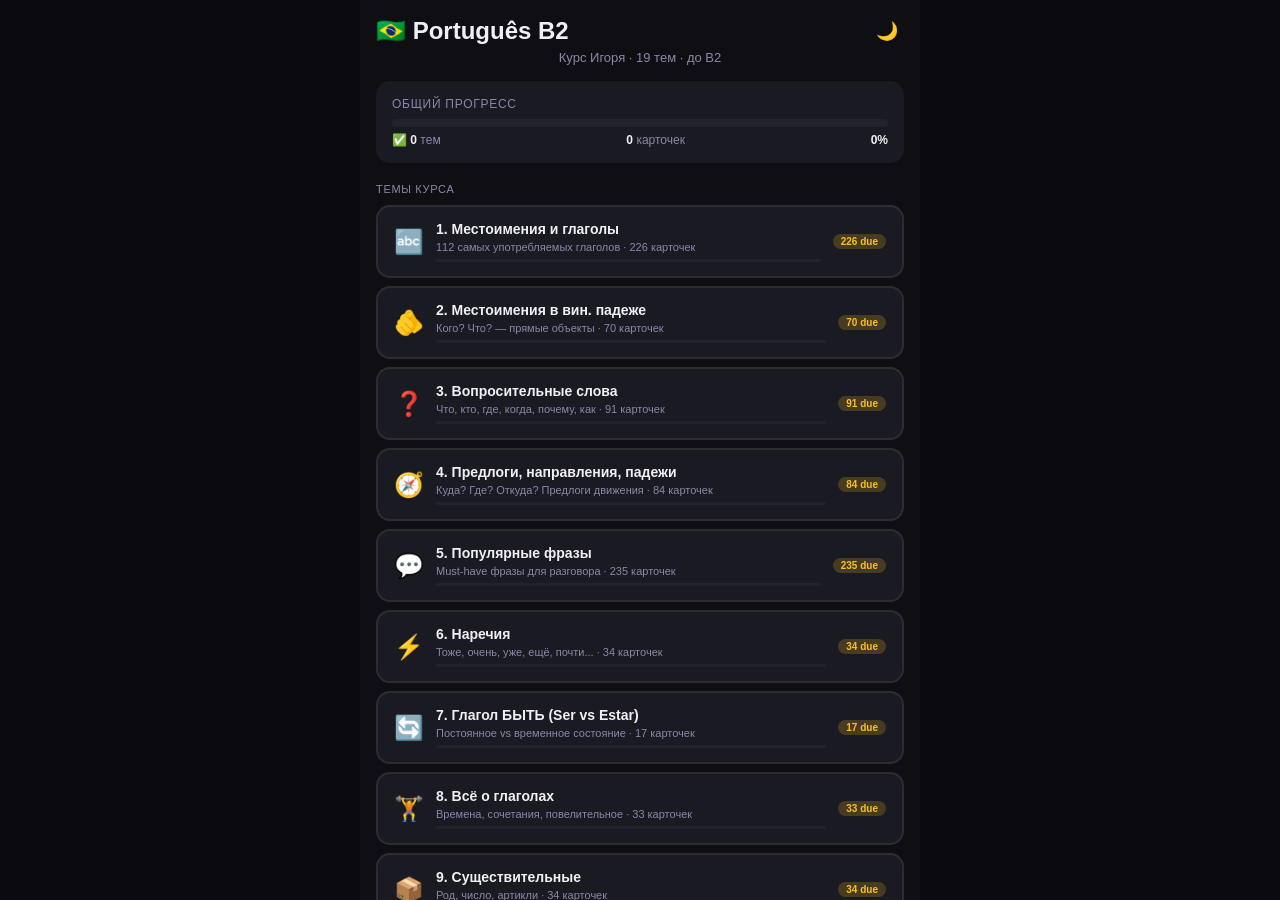
<file: index.html>
<!DOCTYPE html>
<html lang="ru">
<head>
<meta charset="UTF-8">
<meta name="viewport" content="width=device-width, initial-scale=1.0, maximum-scale=1.0, user-scalable=no">
<title>🇧🇷 Português B2 — Игорь</title>
<link rel="stylesheet" href="css/styles.css">
</head>
<body>
<div class="app-wrap">

<!-- TOPIC SELECT -->
<div id="topicScreen" class="topic-screen">
  <div style="display:flex;justify-content:space-between;align-items:center;margin-bottom:4px;">
    <div class="app-title">🇧🇷 Português B2</div>
    <button class="theme-btn" onclick="toggleTheme()" id="themeBtn">🌙</button>
  </div>
  <div class="app-sub">Курс Игоря · 19 тем · до В2</div>

  <div class="overall-progress">
    <div class="op-title">Общий прогресс</div>
    <div class="op-bar"><div class="op-fill" id="overallFill" style="width:0%"></div></div>
    <div class="op-stats">
      <span>✅ <span class="val" id="overallDone">0</span> тем</span>
      <span><span class="val" id="overallCards">0</span> карточек</span>
      <span><span class="val" id="overallPct">0%</span></span>
    </div>
  </div>

  <div class="section-label">Темы курса</div>
  <div class="topics-grid" id="topicsGrid"></div>
</div>

<!-- TRAINER -->
<div id="trainerScreen" class="trainer">
  <div class="trainer-header">
    <button class="back-btn" onclick="goBack()">←</button>
    <div class="trainer-title" id="trainerTitle"></div>
    <div style="display:flex;align-items:center;gap:6px;">
      <div class="trainer-progress" id="trainerProgress"></div>
      <button class="theme-btn" onclick="toggleTheme()">🌙</button>
    </div>
  </div>
  <div class="prog-bar"><div class="prog-fill" id="progFill" style="width:0%"></div></div>
  <div class="mode-tabs">
    <button class="mode-tab active" onclick="setMode('flashcard')" id="tab-flashcard">🃏 Карточки</button>
    <button class="mode-tab" onclick="setMode('quiz')" id="tab-quiz">🎯 Квиз</button>
    <button class="mode-tab" onclick="setMode('list')" id="tab-list">📋 Список</button>
    <button class="mode-tab" onclick="setMode('theory')" id="tab-theory">📖 Теория</button>
  </div>
  <div class="trainer-body" id="trainerBody">

    <!-- FLASHCARD -->
    <div id="modeFlashcard">
      <div class="card-counter" id="cardCounter"></div>
      <div class="flashcard" onclick="revealCard()">
        <div class="fc-ctx" id="fcCtx"></div>
        <div class="fc-emoji" id="fcEmoji"></div>
        <div class="fc-front" id="fcFront"></div>
        <div class="fc-tap" id="fcTap">👆 Нажми чтобы увидеть</div>
        <div class="fc-back" id="fcBack">
          <div class="fc-answer" id="fcAnswer"></div>
          <div class="fc-pron" id="fcPron"></div>
          <button class="fc-speak" onclick="speakNow(event)" id="speakBtn">🔊 Произнести</button>
          <div class="fc-extra" id="fcExtra"></div>
        </div>
      </div>
      <div class="card-actions" id="cardActions" style="display:none">
        <button class="btn-wrong" onclick="rate(0)">❌ Нет</button>
        <button class="btn-hard" onclick="rate(1)">😅 Трудно</button>
        <button class="btn-ok" onclick="rate(2)">✅ Знал</button>
      </div>
    </div>

    <!-- QUIZ -->
    <div id="modeQuiz" style="display:none">
      <div class="card-counter" id="quizCounter"></div>
      <div class="quiz-q">
        <div class="quiz-ctx" id="quizCtx"></div>
        <div class="quiz-emoji" id="quizEmoji"></div>
        <div class="quiz-phrase" id="quizPhrase"></div>
      </div>
      <div class="quiz-opts" id="quizOpts"></div>
      <div class="quiz-fb" id="quizFb"></div>
    </div>

    <!-- LIST MODE -->
    <div id="modeList" style="display:none">
      <div style="display:flex;gap:8px;margin-bottom:12px;">
        <button style="flex:1;padding:12px;background:var(--surface2);border:none;border-radius:10px;color:var(--text);font-weight:700;cursor:pointer;" onclick="sortModeList('default')">По порядку ⬇️</button>
        <button style="flex:1;padding:12px;background:var(--surface2);border:none;border-radius:10px;color:var(--text);font-weight:700;cursor:pointer;" onclick="sortModeList('shuffle')">Вразнобой 🔀</button>
      </div>
      <div class="verb-list" id="modeListContainer"></div>
    </div>

    <!-- THEORY -->
    <div id="modeTheory" style="display:none">
      <div id="theoryContent"></div>
    </div>

    <!-- RESULTS -->
    <div id="modeResults" style="display:none">
      <div class="result-wrap">
        <div class="result-emoji" id="resEmoji">🎉</div>
        <div class="result-title" id="resTitle"></div>
        <div class="result-sub" id="resSub"></div>
        <div class="result-100" id="res100" style="display:none"></div>
        <div class="result-grid">
          <div class="res-stat"><div class="res-val" id="resOk" style="color:var(--green)">0</div><div class="res-label">Знал</div></div>
          <div class="res-stat"><div class="res-val" id="resHard" style="color:var(--yellow)">0</div><div class="res-label">Трудно</div></div>
          <div class="res-stat"><div class="res-val" id="resWrong" style="color:var(--red)">0</div><div class="res-label">Не знал</div></div>
        </div>
        <button class="btn-next" onclick="nextRound()">Ещё раз →</button>
        <button class="btn-topics" onclick="goBack()">← Все темы</button>
      </div>
    </div>

  </div><!-- /trainer-body -->
</div><!-- /trainerScreen -->

</div><!-- /app-wrap -->

<script src="data/topics.js"></script>
<script src="js/srs.js"></script>
<script src="js/storage.js"></script>
<script src="js/app.js"></script>
</body>
</html>
</file>
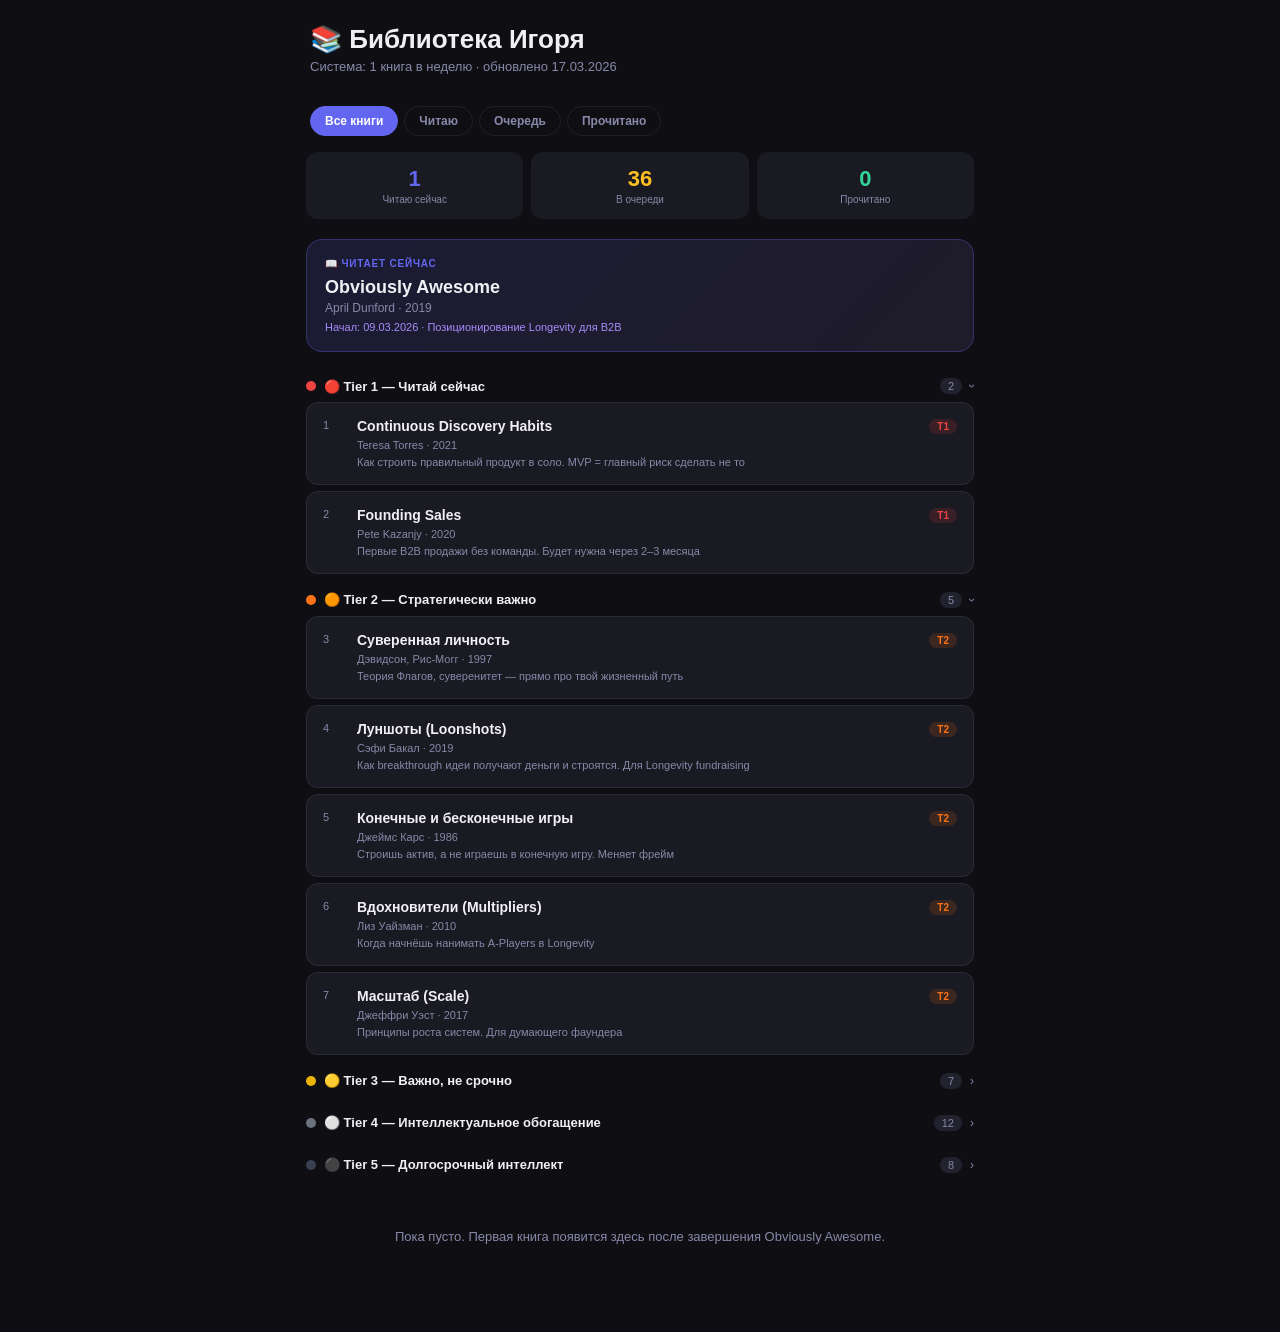
<file: books.html>
<!DOCTYPE html>
<html lang="ru">
<head>
<meta charset="UTF-8">
<meta name="viewport" content="width=device-width, initial-scale=1.0">
<title>📚 Библиотека Игоря</title>
<style>
  :root {
    --bg:#0f0f13;--surface:#1a1a22;--surface2:#22222e;--border:rgba(255,255,255,0.07);
    --text:#f0f0f4;--muted:#8888aa;--accent:#6366f1;--purple:#a78bfa;--green:#34d399;
    --yellow:#fbbf24;--orange:#fb923c;--red:#f87171;--gray:#4a4a6a;
  }
  *{margin:0;padding:0;box-sizing:border-box;-webkit-tap-highlight-color:transparent;}
  html,body{height:100%;font-family:-apple-system,'Segoe UI',sans-serif;background:var(--bg);color:var(--text);}
  
  .header{padding:24px 20px 12px;max-width:700px;margin:0 auto;}
  .title{font-size:26px;font-weight:800;margin-bottom:4px;}
  .subtitle{font-size:13px;color:var(--muted);margin-bottom:20px;}
  
  .tabs{display:flex;gap:6px;padding:0 20px 16px;max-width:700px;margin:0 auto;overflow-x:auto;scrollbar-width:none;}
  .tabs::-webkit-scrollbar{display:none;}
  .tab{padding:7px 14px;border-radius:20px;border:1px solid var(--border);background:transparent;color:var(--muted);font-size:12px;font-weight:600;cursor:pointer;white-space:nowrap;transition:all .15s;}
  .tab.active{background:var(--accent);border-color:var(--accent);color:white;}
  
  .content{max-width:700px;margin:0 auto;padding:0 16px 40px;}
  
  .reading-card{background:linear-gradient(135deg,rgba(99,102,241,.15),rgba(167,139,250,.1));border:1px solid rgba(99,102,241,.3);border-radius:16px;padding:18px;margin-bottom:16px;}
  .reading-label{font-size:10px;color:var(--accent);text-transform:uppercase;letter-spacing:.08em;font-weight:700;margin-bottom:8px;}
  .reading-title{font-size:18px;font-weight:700;margin-bottom:3px;}
  .reading-author{font-size:12px;color:var(--muted);}
  .reading-started{font-size:11px;color:var(--purple);margin-top:6px;}
  
  .section{margin-bottom:8px;}
  .section-header{display:flex;align-items:center;gap:8px;padding:10px 0 8px;cursor:pointer;}
  .section-dot{width:10px;height:10px;border-radius:50%;flex-shrink:0;}
  .section-title{font-size:13px;font-weight:700;flex:1;}
  .section-count{font-size:11px;color:var(--muted);background:var(--surface2);padding:2px 8px;border-radius:99px;}
  .section-chevron{font-size:12px;color:var(--muted);transition:transform .2s;}
  .section-chevron.open{transform:rotate(90deg);}
  .section-body{display:none;}
  .section-body.open{display:block;}
  
  .book-card{background:var(--surface);border:1px solid var(--border);border-radius:12px;padding:14px 16px;margin-bottom:6px;display:flex;gap:12px;align-items:flex-start;transition:border-color .15s;cursor:default;}
  .book-card:hover{border-color:rgba(99,102,241,.3);}
  .book-num{font-size:11px;color:var(--muted);min-width:22px;padding-top:2px;}
  .book-info{flex:1;}
  .book-title{font-size:14px;font-weight:600;margin-bottom:2px;line-height:1.4;}
  .book-author{font-size:11px;color:var(--muted);margin-bottom:4px;}
  .book-why{font-size:11px;color:var(--muted);line-height:1.4;}
  .tier-badge{font-size:10px;padding:2px 8px;border-radius:99px;font-weight:700;flex-shrink:0;margin-top:2px;}

  .done-card{background:var(--surface);border:1px solid rgba(52,211,153,.15);border-radius:12px;padding:12px 16px;margin-bottom:6px;}
  .done-title{font-size:13px;font-weight:600;}
  .done-meta{font-size:11px;color:var(--muted);margin-top:2px;}
  .done-insight{font-size:11px;color:var(--green);margin-top:6px;padding-top:6px;border-top:1px solid rgba(52,211,153,.1);}

  .stats{display:grid;grid-template-columns:repeat(3,1fr);gap:8px;margin-bottom:20px;}
  .stat{background:var(--surface);border-radius:12px;padding:14px 12px;text-align:center;}
  .stat-val{font-size:22px;font-weight:800;margin-bottom:2px;}
  .stat-label{font-size:10px;color:var(--muted);}
</style>
</head>
<body>

<div class="header">
  <div class="title">📚 Библиотека Игоря</div>
  <div class="subtitle">Система: 1 книга в неделю · обновлено 17.03.2026</div>
</div>

<div class="tabs">
  <button class="tab active" onclick="showTab('all')">Все книги</button>
  <button class="tab" onclick="showTab('reading')">Читаю</button>
  <button class="tab" onclick="showTab('queue')">Очередь</button>
  <button class="tab" onclick="showTab('done')">Прочитано</button>
</div>

<div class="content">

  <!-- STATS -->
  <div class="stats" id="statsBlock">
    <div class="stat"><div class="stat-val" style="color:var(--accent)">1</div><div class="stat-label">Читаю сейчас</div></div>
    <div class="stat"><div class="stat-val" style="color:var(--yellow)">36</div><div class="stat-label">В очереди</div></div>
    <div class="stat"><div class="stat-val" style="color:var(--green)">0</div><div class="stat-label">Прочитано</div></div>
  </div>

  <!-- READING NOW -->
  <div id="readingBlock">
    <div class="reading-card">
      <div class="reading-label">📖 Читает сейчас</div>
      <div class="reading-title">Obviously Awesome</div>
      <div class="reading-author">April Dunford · 2019</div>
      <div class="reading-started">Начал: 09.03.2026 · Позиционирование Longevity для B2B</div>
    </div>
  </div>

  <!-- TIER 1 -->
  <div class="section" id="queueBlock">
    <div class="section-header" onclick="toggleSection('t1')">
      <div class="section-dot" style="background:#ef4444"></div>
      <div class="section-title">🔴 Tier 1 — Читай сейчас</div>
      <div class="section-count">2</div>
      <div class="section-chevron open" id="chevron-t1">›</div>
    </div>
    <div class="section-body open" id="body-t1">
      <div class="book-card">
        <div class="book-num">1</div>
        <div class="book-info">
          <div class="book-title">Continuous Discovery Habits</div>
          <div class="book-author">Teresa Torres · 2021</div>
          <div class="book-why">Как строить правильный продукт в соло. MVP = главный риск сделать не то</div>
        </div>
        <div class="tier-badge" style="background:rgba(239,68,68,.15);color:#ef4444">T1</div>
      </div>
      <div class="book-card">
        <div class="book-num">2</div>
        <div class="book-info">
          <div class="book-title">Founding Sales</div>
          <div class="book-author">Pete Kazanjy · 2020</div>
          <div class="book-why">Первые B2B продажи без команды. Будет нужна через 2–3 месяца</div>
        </div>
        <div class="tier-badge" style="background:rgba(239,68,68,.15);color:#ef4444">T1</div>
      </div>
    </div>
  </div>

  <!-- TIER 2 -->
  <div class="section">
    <div class="section-header" onclick="toggleSection('t2')">
      <div class="section-dot" style="background:#f97316"></div>
      <div class="section-title">🟠 Tier 2 — Стратегически важно</div>
      <div class="section-count">5</div>
      <div class="section-chevron open" id="chevron-t2">›</div>
    </div>
    <div class="section-body open" id="body-t2">
      <div class="book-card">
        <div class="book-num">3</div>
        <div class="book-info">
          <div class="book-title">Суверенная личность</div>
          <div class="book-author">Дэвидсон, Рис-Могг · 1997</div>
          <div class="book-why">Теория Флагов, суверенитет — прямо про твой жизненный путь</div>
        </div>
        <div class="tier-badge" style="background:rgba(249,115,22,.15);color:#f97316">T2</div>
      </div>
      <div class="book-card">
        <div class="book-num">4</div>
        <div class="book-info">
          <div class="book-title">Луншоты (Loonshots)</div>
          <div class="book-author">Сэфи Бакал · 2019</div>
          <div class="book-why">Как breakthrough идеи получают деньги и строятся. Для Longevity fundraising</div>
        </div>
        <div class="tier-badge" style="background:rgba(249,115,22,.15);color:#f97316">T2</div>
      </div>
      <div class="book-card">
        <div class="book-num">5</div>
        <div class="book-info">
          <div class="book-title">Конечные и бесконечные игры</div>
          <div class="book-author">Джеймс Карс · 1986</div>
          <div class="book-why">Строишь актив, а не играешь в конечную игру. Меняет фрейм</div>
        </div>
        <div class="tier-badge" style="background:rgba(249,115,22,.15);color:#f97316">T2</div>
      </div>
      <div class="book-card">
        <div class="book-num">6</div>
        <div class="book-info">
          <div class="book-title">Вдохновители (Multipliers)</div>
          <div class="book-author">Лиз Уайзман · 2010</div>
          <div class="book-why">Когда начнёшь нанимать A-Players в Longevity</div>
        </div>
        <div class="tier-badge" style="background:rgba(249,115,22,.15);color:#f97316">T2</div>
      </div>
      <div class="book-card">
        <div class="book-num">7</div>
        <div class="book-info">
          <div class="book-title">Масштаб (Scale)</div>
          <div class="book-author">Джеффри Уэст · 2017</div>
          <div class="book-why">Принципы роста систем. Для думающего фаундера</div>
        </div>
        <div class="tier-badge" style="background:rgba(249,115,22,.15);color:#f97316">T2</div>
      </div>
    </div>
  </div>

  <!-- TIER 3 -->
  <div class="section">
    <div class="section-header" onclick="toggleSection('t3')">
      <div class="section-dot" style="background:#eab308"></div>
      <div class="section-title">🟡 Tier 3 — Важно, не срочно</div>
      <div class="section-count">7</div>
      <div class="section-chevron" id="chevron-t3">›</div>
    </div>
    <div class="section-body" id="body-t3">
      <div class="book-card"><div class="book-num">8</div><div class="book-info"><div class="book-title">Принципы (Principles)</div><div class="book-author">Рэй Далио · 2017</div><div class="book-why">Системы принятия решений. Хорошая, но не тактическая сейчас</div></div><div class="tier-badge" style="background:rgba(234,179,8,.15);color:#eab308">T3</div></div>
      <div class="book-card"><div class="book-num">9</div><div class="book-info"><div class="book-title">Принцип ставок (Thinking in Bets)</div><div class="book-author">Энни Дьюк · 2018</div><div class="book-why">Решения в условиях неопределённости. Для инвестиций и ставок</div></div><div class="tier-badge" style="background:rgba(234,179,8,.15);color:#eab308">T3</div></div>
      <div class="book-card"><div class="book-num">10</div><div class="book-info"><div class="book-title">Азбука системного мышления</div><div class="book-author">Донелла Медоуз · 2008</div><div class="book-why">Системное мышление — для дизайна продукта и жизни</div></div><div class="tier-badge" style="background:rgba(234,179,8,.15);color:#eab308">T3</div></div>
      <div class="book-card"><div class="book-num">11</div><div class="book-info"><div class="book-title">Биология добра и зла</div><div class="book-author">Роберт Сапольски · 2017</div><div class="book-why">Поведенческая биология — полезно для Longevity product</div></div><div class="tier-badge" style="background:rgba(234,179,8,.15);color:#eab308">T3</div></div>
      <div class="book-card"><div class="book-num">12</div><div class="book-info"><div class="book-title">Справочник диктатора</div><div class="book-author">Буэно де Мескита · 2011</div><div class="book-why">Понять как работают системы власти и инвесторы</div></div><div class="tier-badge" style="background:rgba(234,179,8,.15);color:#eab308">T3</div></div>
      <div class="book-card"><div class="book-num">13</div><div class="book-info"><div class="book-title">Thinking in Systems</div><div class="book-author">Донелла Медоуз · 2008</div><div class="book-why">Полная системная теория — основа World3 модели</div></div><div class="tier-badge" style="background:rgba(234,179,8,.15);color:#eab308">T3</div></div>
      <div class="book-card"><div class="book-num">14</div><div class="book-info"><div class="book-title">Technofeudalism: What Killed Capitalism</div><div class="book-author">Янис Варуфакис · 2023</div><div class="book-why">Как платформы превратились в феодальные системы. Контекст для tech-продуктов</div></div><div class="tier-badge" style="background:rgba(234,179,8,.15);color:#eab308">T3</div></div>
    </div>
  </div>

  <!-- TIER 4 -->
  <div class="section">
    <div class="section-header" onclick="toggleSection('t4')">
      <div class="section-dot" style="background:#6b7280"></div>
      <div class="section-title">⚪ Tier 4 — Интеллектуальное обогащение</div>
      <div class="section-count">12</div>
      <div class="section-chevron" id="chevron-t4">›</div>
    </div>
    <div class="section-body" id="body-t4">
      <div class="book-card"><div class="book-num">15</div><div class="book-info"><div class="book-title">Праведный разум</div><div class="book-author">Джонатан Хайдт · 2012</div><div class="book-why">Моральная психология. Почему люди расходятся во взглядах</div></div><div class="tier-badge" style="background:rgba(107,114,128,.15);color:#9ca3af">T4</div></div>
      <div class="book-card"><div class="book-num">16</div><div class="book-info"><div class="book-title">Эгоистичный ген</div><div class="book-author">Ричард Докинз · 1976</div><div class="book-why">Эволюционная биология. Основа понимания человека</div></div><div class="tier-badge" style="background:rgba(107,114,128,.15);color:#9ca3af">T4</div></div>
      <div class="book-card"><div class="book-num">17</div><div class="book-info"><div class="book-title">Эпоха надзорного капитализма</div><div class="book-author">Шошана Зубофф · 2019</div><div class="book-why">Данные как власть. Контекст для tech-продуктов</div></div><div class="tier-badge" style="background:rgba(107,114,128,.15);color:#9ca3af">T4</div></div>
      <div class="book-card"><div class="book-num">18</div><div class="book-info"><div class="book-title">The Limits to Growth</div><div class="book-author">Медоуз и др. · 1972</div><div class="book-why">Оригинальная World3 модель. Данные 2020-х подтверждают прогноз</div></div><div class="tier-badge" style="background:rgba(107,114,128,.15);color:#9ca3af">T4</div></div>
      <div class="book-card"><div class="book-num">19</div><div class="book-info"><div class="book-title">Limits to Growth: The 30-Year Update</div><div class="book-author">Медоуз и др. · 2004</div><div class="book-why">Актуальный сценарный анализ. BAU2 сценарий = реальность 2026</div></div><div class="tier-badge" style="background:rgba(107,114,128,.15);color:#9ca3af">T4</div></div>
      <div class="book-card"><div class="book-num">20</div><div class="book-info"><div class="book-title">Capital in the Twenty-First Century</div><div class="book-author">Тома Пикетти · 2013</div><div class="book-why">Неравенство капитала и почему r > g. Контекст для инвестиционных решений</div></div><div class="tier-badge" style="background:rgba(107,114,128,.15);color:#9ca3af">T4</div></div>
      <div class="book-card"><div class="book-num">21</div><div class="book-info"><div class="book-title">Platform Capitalism</div><div class="book-author">Ник Срничек · 2017</div><div class="book-why">Короткая, точная. Как платформы монополизируют данные и рынки</div></div><div class="tier-badge" style="background:rgba(107,114,128,.15);color:#9ca3af">T4</div></div>
      <div class="book-card"><div class="book-num">22</div><div class="book-info"><div class="book-title">Cloudmoney</div><div class="book-author">Бретт Скотт · 2022</div><div class="book-why">Война наличных vs цифровых денег. Финансовый суверенитет</div></div><div class="tier-badge" style="background:rgba(107,114,128,.15);color:#9ca3af">T4</div></div>
      <div class="book-card"><div class="book-num">23</div><div class="book-info"><div class="book-title">Less Is More</div><div class="book-author">Джейсон Хикель · 2020</div><div class="book-why">Degrowth экономика. Альтернативный взгляд на рост</div></div><div class="tier-badge" style="background:rgba(107,114,128,.15);color:#9ca3af">T4</div></div>
      <div class="book-card"><div class="book-num">24</div><div class="book-info"><div class="book-title">Уроки истории</div><div class="book-author">Уилл и Ариэль Дюрант · 1968</div><div class="book-why">Сжатая мудрость истории. Быстрое чтение</div></div><div class="tier-badge" style="background:rgba(107,114,128,.15);color:#9ca3af">T4</div></div>
      <div class="book-card"><div class="book-num">25</div><div class="book-info"><div class="book-title">Rentier Capitalism</div><div class="book-author">Бретт Кристоферс · 2020</div><div class="book-why">Как рента заменила производство. Для понимания активов и монополий</div></div><div class="tier-badge" style="background:rgba(107,114,128,.15);color:#9ca3af">T4</div></div>
      <div class="book-card"><div class="book-num">26</div><div class="book-info"><div class="book-title">Prosperity Without Growth</div><div class="book-author">Тим Джексон · 2009</div><div class="book-why">Экономика без роста — альтернативная макро-рамка</div></div><div class="tier-badge" style="background:rgba(107,114,128,.15);color:#9ca3af">T4</div></div>
    </div>
  </div>

  <!-- TIER 5 -->
  <div class="section">
    <div class="section-header" onclick="toggleSection('t5')">
      <div class="section-dot" style="background:#374151"></div>
      <div class="section-title">⚫ Tier 5 — Долгосрочный интеллект</div>
      <div class="section-count">8</div>
      <div class="section-chevron" id="chevron-t5">›</div>
    </div>
    <div class="section-body" id="body-t5">
      <div class="book-card"><div class="book-num">27</div><div class="book-info"><div class="book-title">Начало бесконечности</div><div class="book-author">Дэвид Дойч · 2011</div><div class="book-why">Эпистемология. Глубоко. Медленно</div></div><div class="tier-badge" style="background:rgba(55,65,81,.3);color:#6b7280">T5</div></div>
      <div class="book-card"><div class="book-num">28</div><div class="book-info"><div class="book-title">Гёдель, Эшер, Бах</div><div class="book-author">Дуглас Хофштадтер · 1979</div><div class="book-why">Гений книга. Читать когда много ментальной энергии</div></div><div class="tier-badge" style="background:rgba(55,65,81,.3);color:#6b7280">T5</div></div>
      <div class="book-card"><div class="book-num">29</div><div class="book-info"><div class="book-title">COVID-19: The Great Reset</div><div class="book-author">Клаус Шваб · 2020</div><div class="book-why">Официальная повестка WEF. Полезно знать первоисточник</div></div><div class="tier-badge" style="background:rgba(55,65,81,.3);color:#6b7280">T5</div></div>
      <div class="book-card"><div class="book-num">30</div><div class="book-info"><div class="book-title">Stakeholder Capitalism</div><div class="book-author">Клаус Шваб · 2021</div><div class="book-why">Корпоративная идеология WEF. Контекст для понимания ESG-повестки</div></div><div class="tier-badge" style="background:rgba(55,65,81,.3);color:#6b7280">T5</div></div>
      <div class="book-card"><div class="book-num">31</div><div class="book-info"><div class="book-title">The Great Narrative</div><div class="book-author">Клаус Шваб · 2022</div><div class="book-why">Глобальный нарратив WEF о будущем. Читать критически</div></div><div class="tier-badge" style="background:rgba(55,65,81,.3);color:#6b7280">T5</div></div>
      <div class="book-card"><div class="book-num">32</div><div class="book-info"><div class="book-title">Against the Great Reset</div><div class="book-author">Ред. Майкл Уолш · 2022</div><div class="book-why">Критика WEF-повестки. Альтернативный взгляд</div></div><div class="tier-badge" style="background:rgba(55,65,81,.3);color:#6b7280">T5</div></div>
      <div class="book-card"><div class="book-num">33</div><div class="book-info"><div class="book-title">Beyond the Limits</div><div class="book-author">Медоуз и др. · 1992</div><div class="book-why">20-летний апдейт World3. Пропусти, если читал оригинал и 30-year update</div></div><div class="tier-badge" style="background:rgba(55,65,81,.3);color:#6b7280">T5</div></div>
      <div class="book-card"><div class="book-num">34</div><div class="book-info"><div class="book-title">Degrowth: A Vocabulary for a New Era</div><div class="book-author">Д'Ализа, Демария, Каллис · 2014</div><div class="book-why">Академический словарь degrowth-движения. Тяжело читается</div></div><div class="tier-badge" style="background:rgba(55,65,81,.3);color:#6b7280">T5</div></div>
    </div>
  </div>

  <!-- READ -->
  <div class="section" id="doneBlock" style="display:none">
    <div style="padding:40px;text-align:center;color:var(--muted);font-size:13px;">
      Пока пусто. Первая книга появится здесь после завершения Obviously Awesome.
    </div>
  </div>

</div>

<script>
function showTab(tab) {
  document.querySelectorAll('.tab').forEach(t => t.classList.remove('active'));
  event.target.classList.add('active');
  
  const blocks = {
    'all': ['statsBlock','readingBlock','queueBlock'],
    'reading': ['readingBlock'],
    'queue': ['queueBlock'],
    'done': ['doneBlock']
  };
  
  // Скрываем всё
  ['statsBlock','readingBlock','queueBlock','doneBlock'].forEach(id => {
    const el = document.getElementById(id);
    if(el) el.style.display = 'none';
  });
  // Также скрываем секции очереди
  document.querySelectorAll('.section').forEach(s => s.style.display = 'none');
  
  if (tab === 'all' || tab === 'queue') {
    document.querySelectorAll('.section').forEach(s => s.style.display = 'block');
  }
  if (tab === 'all') {
    document.getElementById('statsBlock').style.display = 'grid';
    document.getElementById('readingBlock').style.display = 'block';
  }
  if (tab === 'reading') {
    document.getElementById('readingBlock').style.display = 'block';
  }
  if (tab === 'done') {
    document.getElementById('doneBlock').style.display = 'block';
  }
}

function toggleSection(id) {
  const body = document.getElementById('body-' + id);
  const chevron = document.getElementById('chevron-' + id);
  body.classList.toggle('open');
  chevron.classList.toggle('open');
}

// Init - show all sections
document.querySelectorAll('.section').forEach(s => s.style.display = 'block');
</script>
</body>
</html>
</file>
<file: css/styles.css>
:root {
  --bg:#0f0f13;--surface:#1a1a22;--surface2:#22222e;--border:rgba(255,255,255,0.08);
  --text:#f0f0f4;--muted:#8888aa;--green:#34d399;--red:#f87171;--blue:#60a5fa;
  --yellow:#fbbf24;--purple:#a78bfa;--accent:#6366f1;--orange:#fb923c;
}
*{margin:0;padding:0;box-sizing:border-box;-webkit-tap-highlight-color:transparent;}
html,body{height:100%;font-family:-apple-system,'Segoe UI',sans-serif;background:var(--bg);color:var(--text);}
.app-wrap{max-width:560px;margin:0 auto;min-height:100vh;background:var(--bg);}
@media(min-width:600px){body{background:#0a0a10;}}

/* LIGHT THEME */
body.light{--bg:#f5f5f7;--surface:#fff;--surface2:#f0f0f5;--border:rgba(0,0,0,.08);--text:#1a1a2e;--muted:#6b6b8a;--green:#16a34a;--red:#dc2626;--yellow:#d97706;--purple:#7c3aed;--accent:#4f46e5;--orange:#ea580c;}
body.light .app-wrap{background:#f5f5f7;}

/* THEME BUTTON */
.theme-btn{background:none;border:none;font-size:18px;cursor:pointer;padding:4px 6px;border-radius:8px;color:var(--muted);}

/* TOPIC SELECT SCREEN */
.topic-screen{padding:16px;max-width:560px;margin:0 auto;height:100vh;overflow-y:auto;}
.app-title{font-size:24px;font-weight:700;}
.app-sub{text-align:center;color:var(--muted);font-size:13px;margin-bottom:16px;}
.overall-progress{background:var(--surface);border-radius:14px;padding:16px;margin-bottom:20px;}
.op-title{font-size:12px;color:var(--muted);margin-bottom:8px;text-transform:uppercase;letter-spacing:.06em;}
.op-bar{height:8px;background:var(--surface2);border-radius:99px;overflow:hidden;margin-bottom:6px;}
.op-fill{height:100%;background:linear-gradient(90deg,var(--accent),var(--purple));border-radius:99px;transition:width 0.4s;}
.op-stats{display:flex;justify-content:space-between;font-size:12px;color:var(--muted);}
.op-stats .val{color:var(--text);font-weight:700;}
.section-label{font-size:11px;color:var(--muted);text-transform:uppercase;letter-spacing:.06em;margin-bottom:10px;}
.topics-grid{display:flex;flex-direction:column;gap:8px;}
.topic-card{background:var(--surface);border:2px solid var(--border);border-radius:14px;padding:14px 16px;cursor:pointer;transition:all .15s;display:flex;align-items:center;gap:12px;}
.topic-card:hover{border-color:var(--accent);background:rgba(99,102,241,.06);}
.topic-card.completed{border-color:var(--green);opacity:.7;}
.tc-emoji{font-size:24px;flex-shrink:0;}
.tc-info{flex:1;}
.tc-title{font-size:14px;font-weight:600;margin-bottom:4px;}
.tc-meta{font-size:11px;color:var(--muted);}
.tc-bar{height:3px;background:var(--surface2);border-radius:99px;margin-top:6px;overflow:hidden;}
.tc-fill{height:100%;border-radius:99px;transition:width .3s;}
.tc-badge{font-size:10px;padding:2px 8px;border-radius:99px;flex-shrink:0;font-weight:600;}

/* TRAINER SCREEN */
.trainer{display:none;height:100vh;flex-direction:column;}
.trainer-header{display:flex;align-items:center;gap:10px;padding:10px 14px;background:var(--surface);border-bottom:1px solid var(--border);}
.back-btn{background:none;border:none;color:var(--muted);font-size:22px;cursor:pointer;padding:0 4px;}
.trainer-title{font-size:15px;font-weight:700;flex:1;}
.trainer-progress{font-size:12px;color:var(--muted);}
.prog-bar{height:3px;background:var(--surface2);}
.prog-fill{height:100%;background:linear-gradient(90deg,var(--accent),var(--purple));transition:width .4s;}
.mode-tabs{display:flex;gap:4px;padding:8px 12px;background:var(--surface);border-bottom:1px solid var(--border);}
.mode-tab{flex:1;padding:7px;border-radius:8px;border:none;background:transparent;color:var(--muted);font-size:12px;font-weight:600;cursor:pointer;}
.mode-tab.active{background:var(--accent);color:white;}
.trainer-body{flex:1;overflow-y:auto;padding:12px;}

/* FLASHCARD */
.card-counter{text-align:center;font-size:12px;color:var(--muted);margin-bottom:10px;}
.flashcard{background:var(--surface);border:1px solid var(--border);border-radius:20px;padding:22px 18px;min-height:270px;display:flex;flex-direction:column;align-items:center;justify-content:center;text-align:center;cursor:pointer;}
.fc-ctx{font-size:11px;color:var(--orange);background:rgba(251,146,60,.1);padding:3px 10px;border-radius:99px;margin-bottom:12px;}
.fc-emoji{font-size:32px;margin-bottom:10px;}
.fc-front{font-size:20px;font-weight:700;line-height:1.4;}
.fc-tap{font-size:13px;color:var(--muted);margin-top:16px;}
.fc-back{display:none;width:100%;margin-top:16px;}
.fc-answer{font-size:18px;font-weight:700;color:var(--green);margin-bottom:6px;line-height:1.4;}
.fc-pron{font-size:12px;color:var(--purple);margin-bottom:12px;}
.fc-speak{background:rgba(99,102,241,.15);border:none;color:var(--accent);font-size:12px;font-weight:600;padding:5px 12px;border-radius:99px;cursor:pointer;margin-bottom:10px;}
.fc-extra{background:var(--surface2);border-radius:10px;padding:10px 14px;font-size:13px;text-align:left;color:var(--muted);line-height:1.5;}
.card-actions{display:flex;gap:8px;margin-top:10px;}
.card-actions button{flex:1;padding:12px 6px;border-radius:12px;border:none;font-size:14px;font-weight:700;cursor:pointer;}
.btn-wrong{background:rgba(248,113,113,.15);color:var(--red);}
.btn-hard{background:rgba(251,191,36,.15);color:var(--yellow);}
.btn-ok{background:rgba(52,211,153,.15);color:var(--green);}

/* QUIZ */
.quiz-q{background:var(--surface);border-radius:16px;padding:20px 16px;text-align:center;margin-bottom:10px;}
.quiz-ctx{font-size:11px;color:var(--orange);margin-bottom:8px;}
.quiz-emoji{font-size:26px;margin-bottom:8px;}
.quiz-phrase{font-size:18px;font-weight:700;line-height:1.4;}
.quiz-opts{display:grid;grid-template-columns:1fr;gap:8px;}
.quiz-opt{padding:12px 14px;background:var(--surface);border:2px solid var(--border);border-radius:12px;font-size:14px;cursor:pointer;text-align:left;transition:all .15s;}
.quiz-opt.correct{border-color:var(--green);background:rgba(52,211,153,.1);color:var(--green);}
.quiz-opt.wrong{border-color:var(--red);background:rgba(248,113,113,.1);color:var(--red);}
.quiz-opt.show-correct{border-color:var(--green);background:rgba(52,211,153,.06);}
.quiz-fb{text-align:center;padding:10px;font-size:13px;font-weight:600;min-height:38px;}
.quiz-fb.ok{color:var(--green);}
.quiz-fb.fail{color:var(--red);}

/* LIST MODE */
.verb-list{display:flex;flex-direction:column;gap:8px;}
.verb-item{background:var(--surface);border-radius:14px;padding:14px 16px;border-left:3px solid var(--border);}
.verb-item.s2{border-left-color:var(--green);}
.verb-item.s0{border-left-color:var(--red);}
.verb-item.s1{border-left-color:var(--yellow);}
.vi-top{display:flex;justify-content:space-between;align-items:flex-start;gap:8px;}
.vi-left{display:flex;align-items:center;gap:10px;}
.vi-emoji-sm{font-size:22px;}
.vi-ru{font-size:11px;color:var(--muted);}
.vi-pt{font-size:16px;font-weight:700;}
.vi-inf{font-size:12px;color:var(--purple);margin-top:1px;}
.vi-badge{font-size:10px;padding:2px 8px;border-radius:99px;flex-shrink:0;margin-top:2px;}
.vi-phrase{margin-top:10px;padding-top:10px;border-top:1px solid var(--border);}
.vi-phrase-pt{font-size:12px;color:var(--muted);font-weight:500;}

/* THEORY */
.th-h3{font-size:15px;font-weight:700;color:var(--purple);margin:14px 0 6px;}
.th-h4{font-size:13px;font-weight:700;color:var(--accent);margin:10px 0 4px;}
.th-p{font-size:13px;color:var(--muted);line-height:1.6;margin-bottom:6px;}
.th-li{font-size:13px;color:var(--muted);line-height:1.6;margin-left:18px;margin-bottom:3px;list-style:disc;}
.th-table{width:100%;border-collapse:collapse;margin:10px 0;font-size:12px;}
.th-table th{background:var(--surface2);color:var(--text);padding:7px 10px;text-align:left;font-weight:700;border-bottom:1px solid var(--border);}
.th-table td{padding:7px 10px;border-bottom:1px solid var(--border);color:var(--muted);vertical-align:top;}
.th-table tr:last-child td{border-bottom:none;}
.th-table strong{color:var(--text);}
.th-empty{text-align:center;color:var(--muted);padding:40px 20px;font-size:13px;}

/* RESULTS */
.result-wrap{background:var(--surface);border-radius:20px;padding:24px 18px;text-align:center;}
.result-emoji{font-size:52px;margin-bottom:10px;}
.result-title{font-size:22px;font-weight:700;margin-bottom:6px;}
.result-sub{color:var(--muted);font-size:13px;margin-bottom:16px;}
.result-grid{display:grid;grid-template-columns:repeat(3,1fr);gap:8px;margin-bottom:16px;}
.res-stat{background:var(--surface2);border-radius:10px;padding:12px 6px;}
.res-val{font-size:24px;font-weight:700;}
.res-label{font-size:11px;color:var(--muted);margin-top:2px;}
.result-100{background:rgba(52,211,153,.1);border:1px solid rgba(52,211,153,.2);border-radius:10px;padding:10px;margin-bottom:14px;font-size:13px;color:var(--green);font-weight:600;}
.btn-next{width:100%;padding:13px;background:var(--accent);color:white;border:none;border-radius:12px;font-size:15px;font-weight:700;cursor:pointer;margin-bottom:8px;}
.btn-topics{width:100%;padding:13px;background:var(--surface2);color:var(--text);border:none;border-radius:12px;font-size:14px;font-weight:600;cursor:pointer;}
</file>
